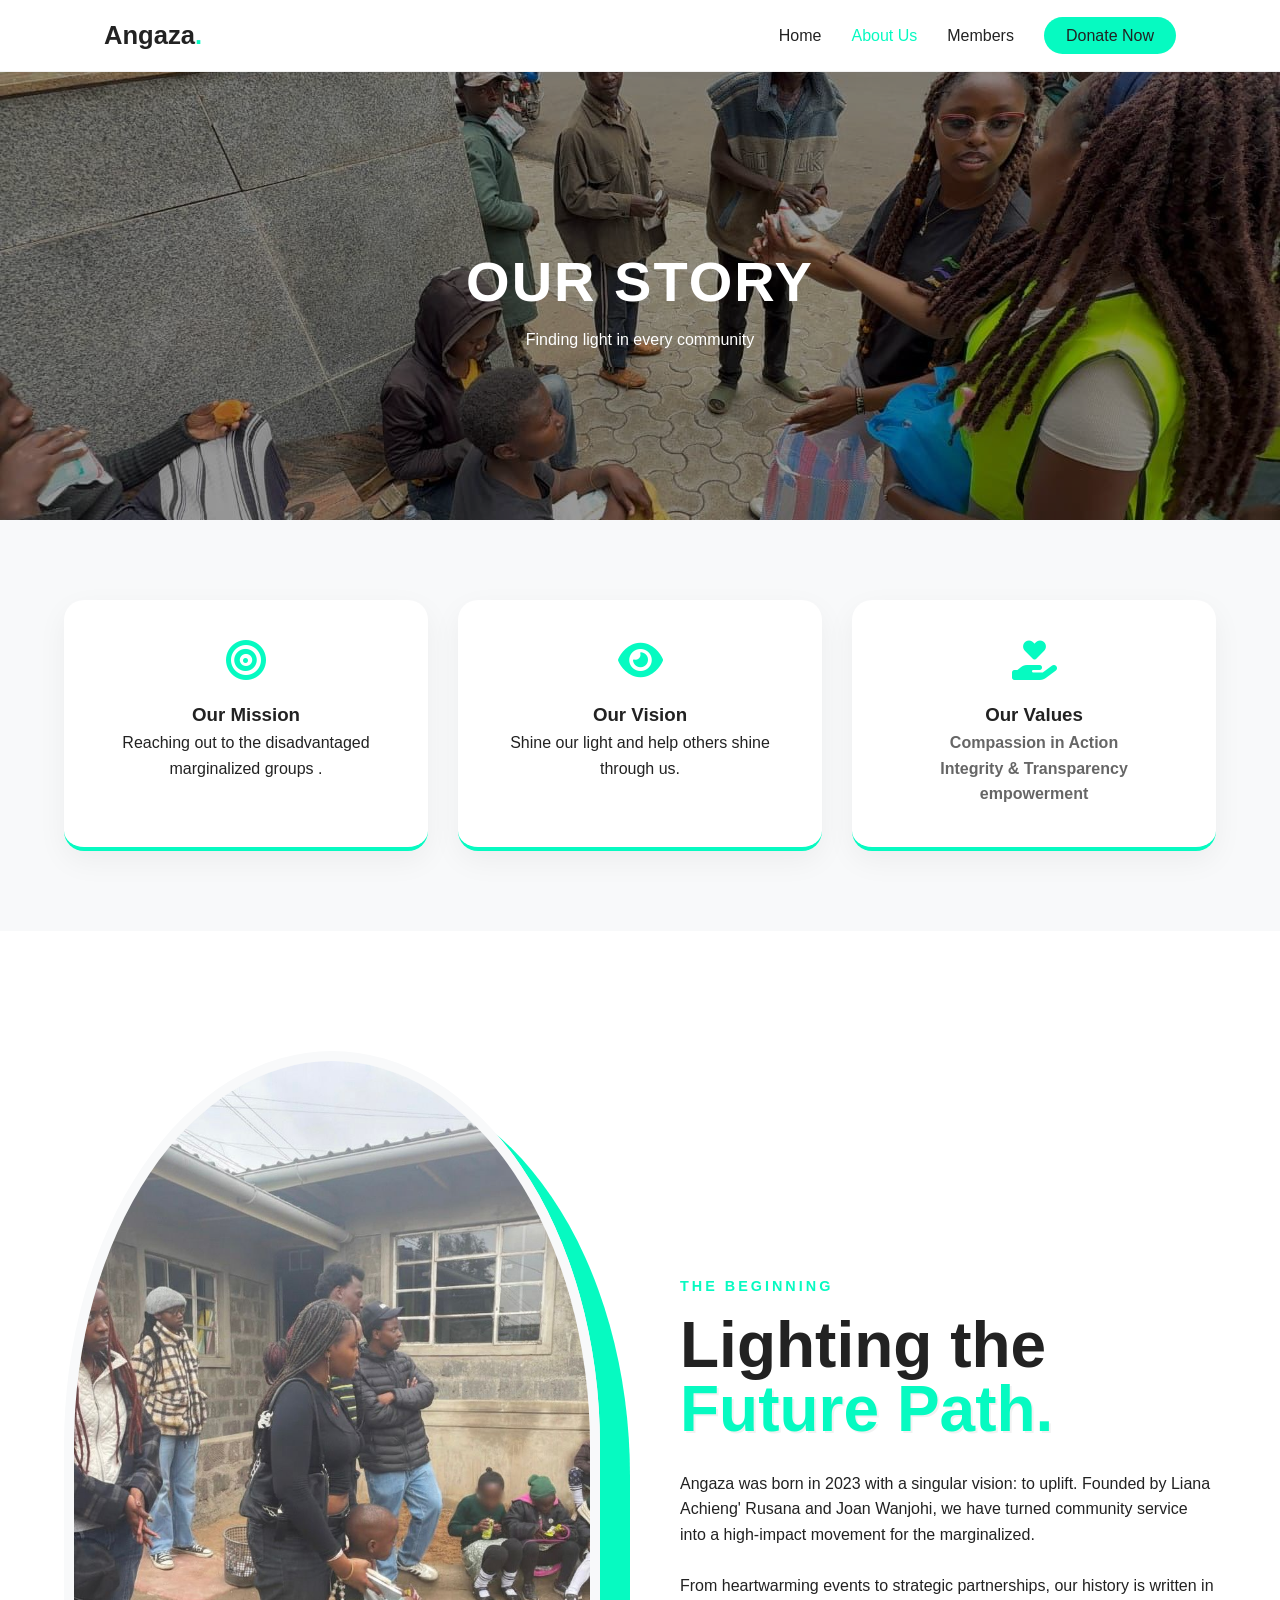
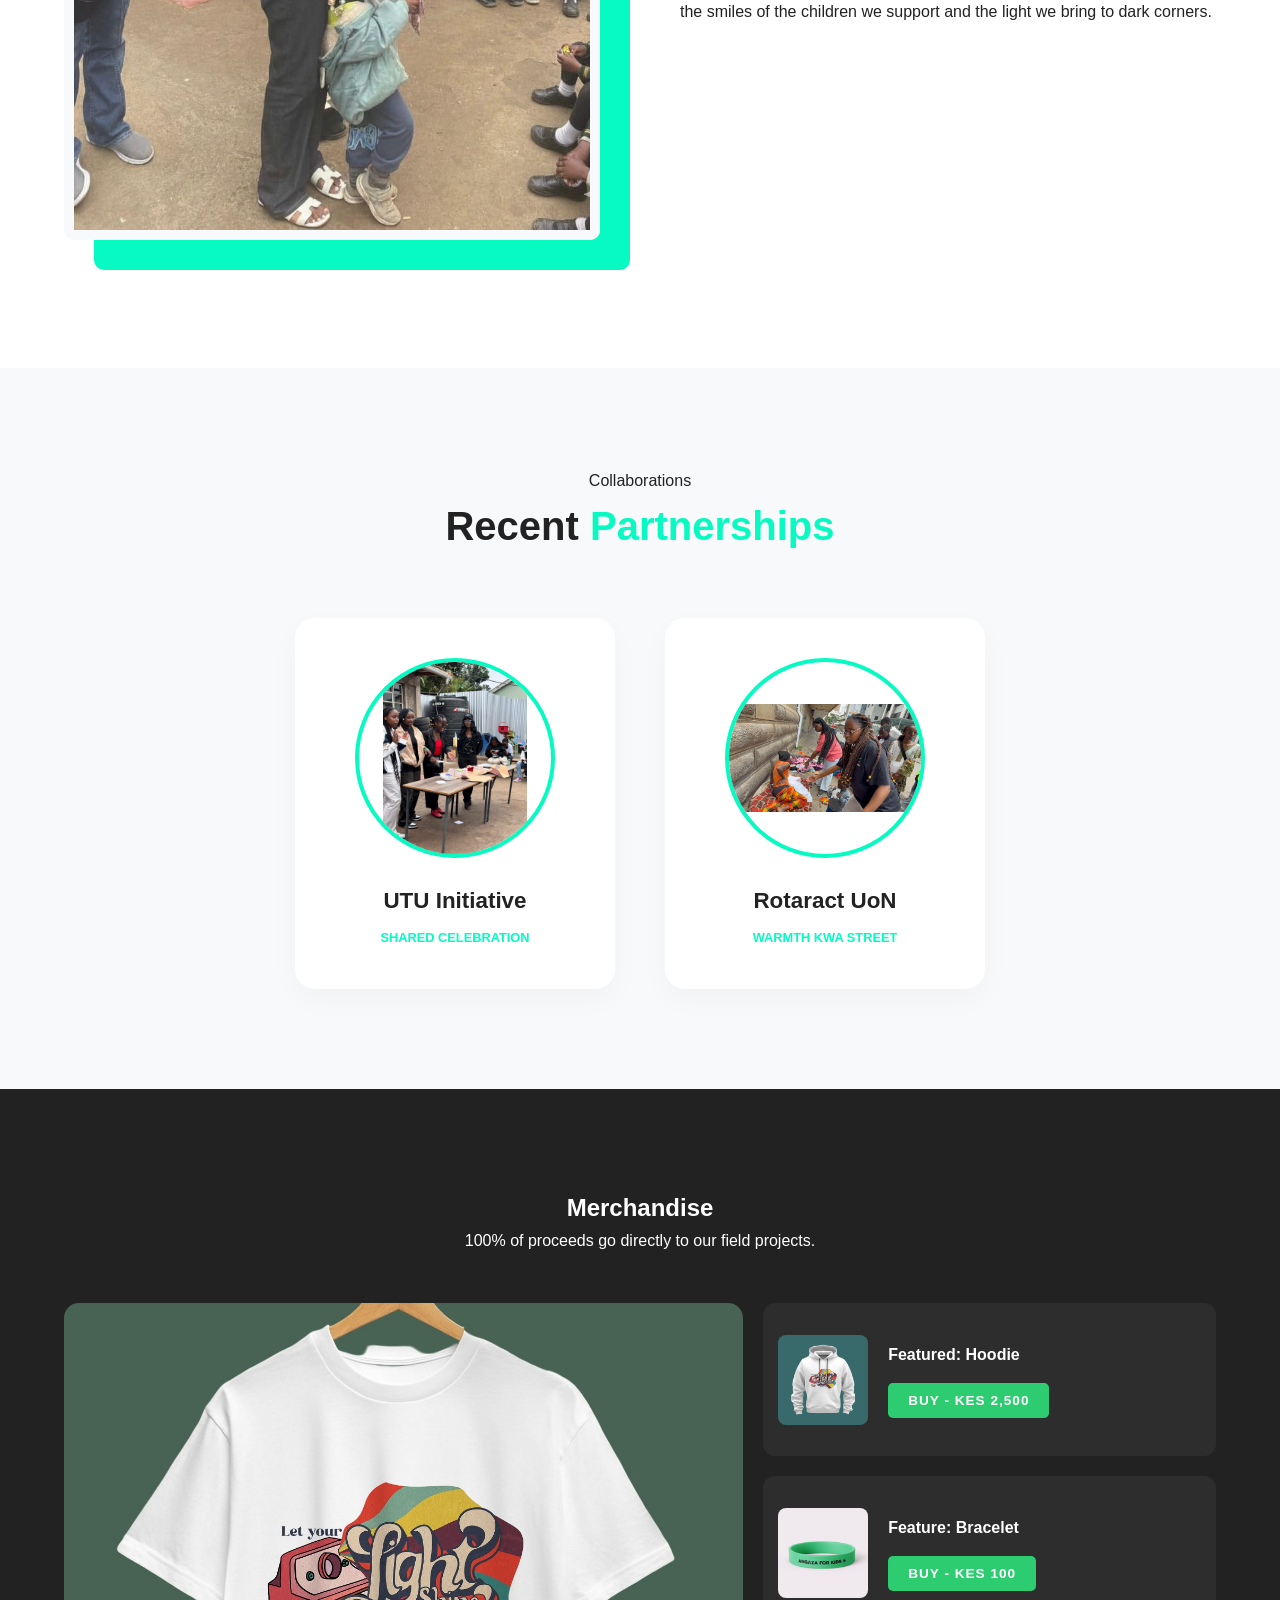
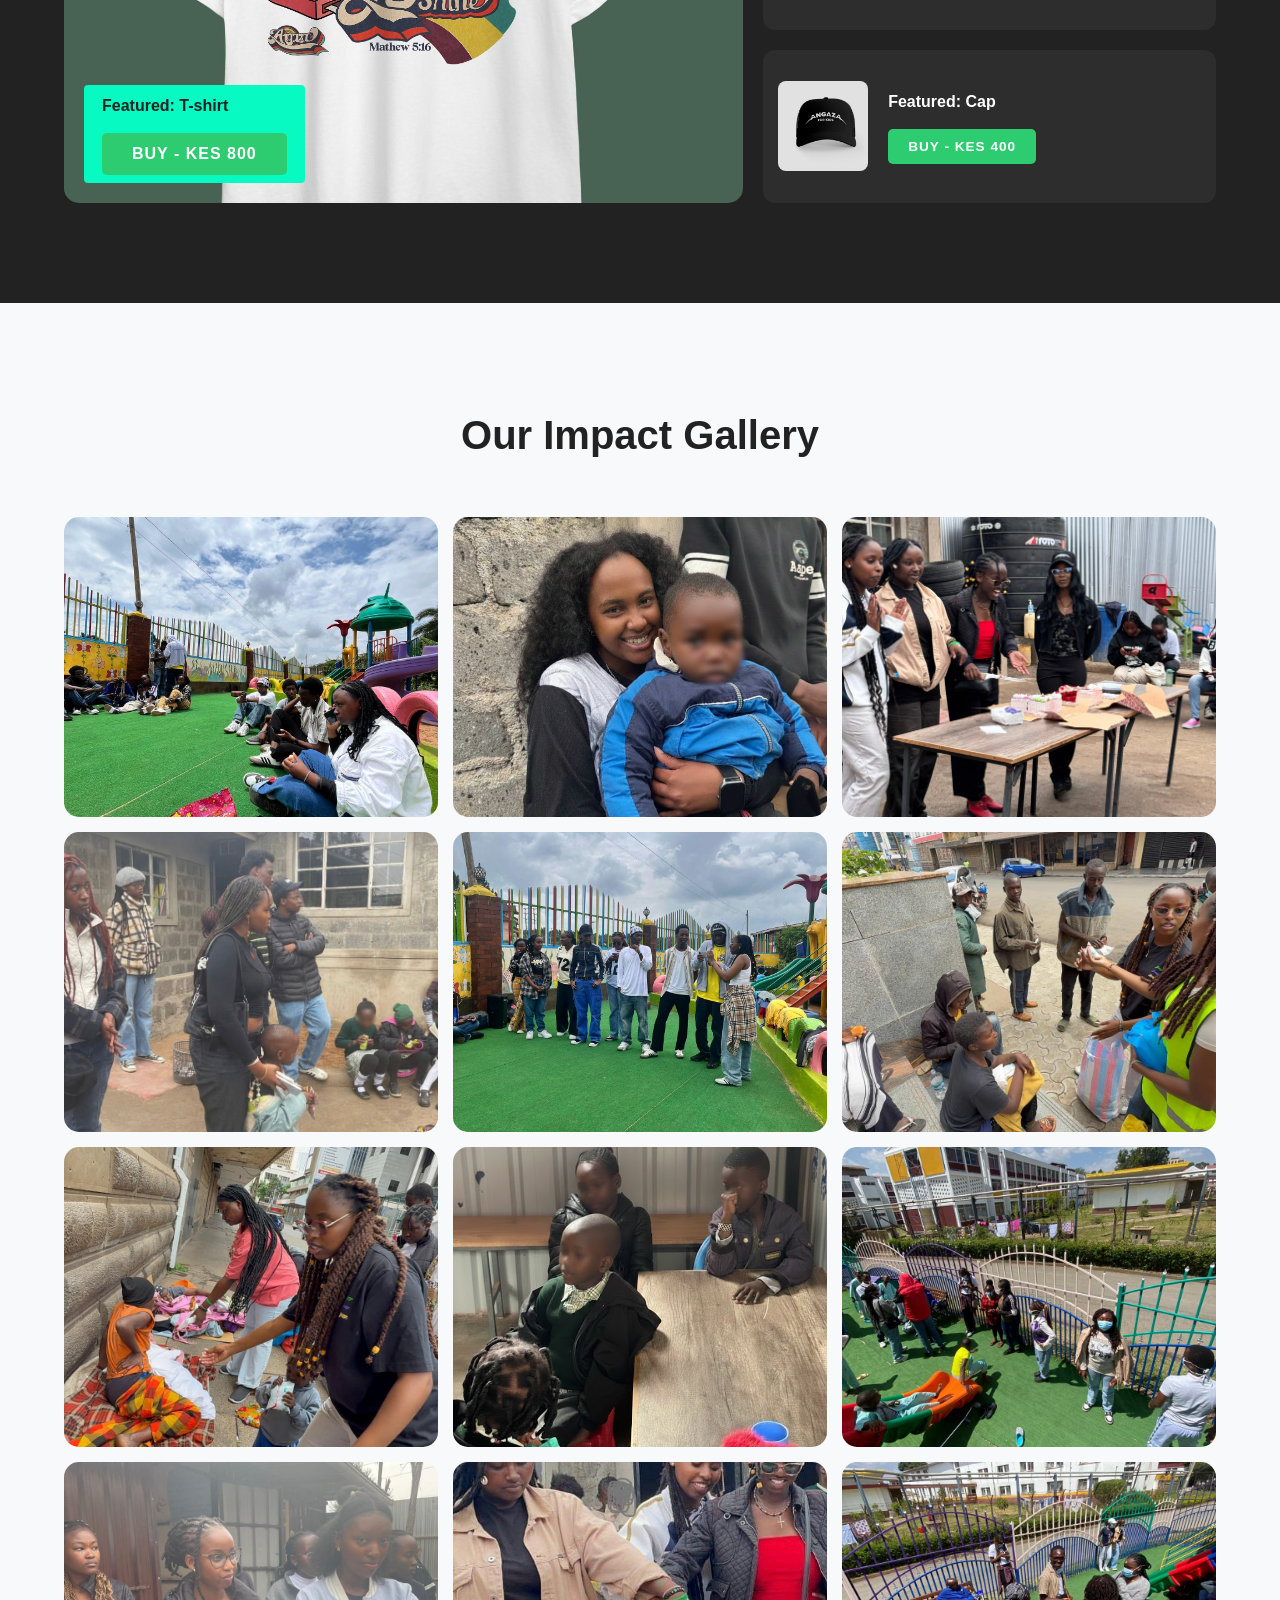
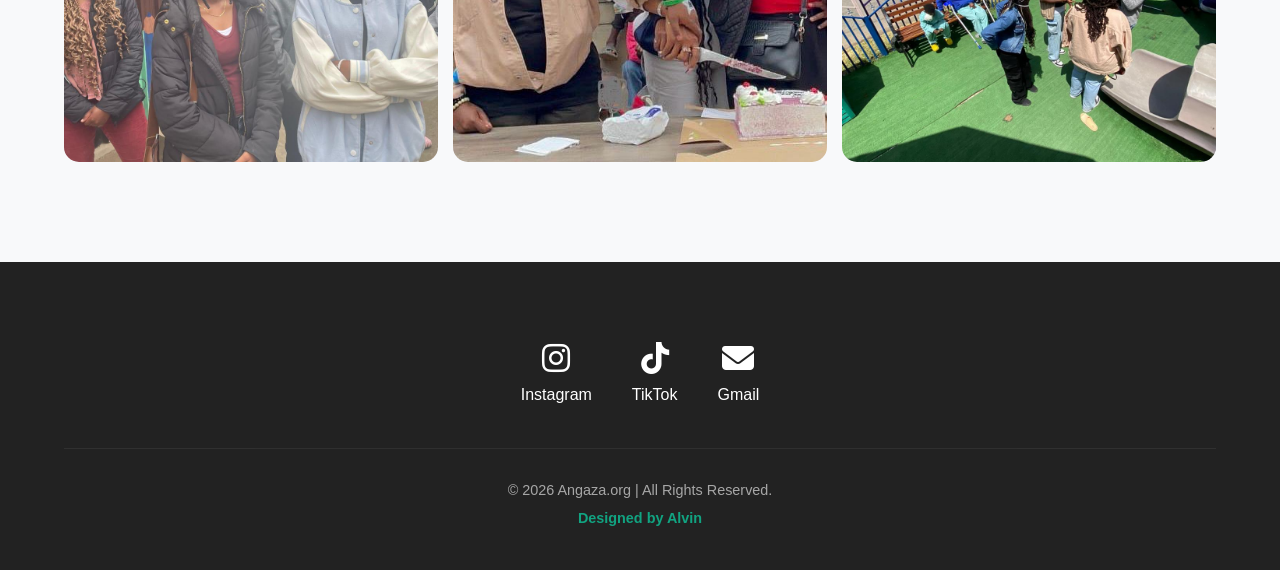
<file: about.html>
<!DOCTYPE html>
<html lang="en">
<head>
    <meta charset="UTF-8">
    <meta name="viewport" content="width=device-width, initial-scale=1.0">
    <title>Angaza | About Us</title>
    <link rel="stylesheet" href="about.css">
    <link rel="stylesheet" href="https://cdnjs.cloudflare.com/ajax/libs/font-awesome/6.5.1/css/all.min.css">
</head>
<body>

    <header class="main-header">
        <nav class="navbar">
            <a href="home.html" class="logo">Angaza<span class="dot">.</span></a>
            <ul class="nav-links">
                <li><a href="index.html">Home</a></li>
                <li><a href="about.html" class="active">About Us</a></li>
                <li><a href="members.html">Members</a></li>
                <li><a href="donate.html" target="_blank" class="donate-btn">Donate Now</a></li>
                 </ul>
        </nav>
    </header>

    <section class="top-scrolling-banner about-banner">
        <div class="banner-overlay">
            <div class="banner-content">
                <h1>Our Story</h1>
                <p>Finding light in every community </p>
            </div>
        </div>
    </section>

    <section class="identity-section">
        <div class="identity-grid">
            <div class="identity-card">
                <i class="fas fa-bullseye"></i>
                <h3>Our Mission</h3>
                <p> Reaching out to the disadvantaged marginalized groups .</p>
            </div>
            <div class="identity-card">
                <i class="fas fa-eye"></i>
                <h3>Our Vision</h3>
                <p>Shine our light and help others shine through us.</p>
            </div>
            <div class="identity-card">
                <i class="fas fa-hand-holding-heart"></i>
                <h3>Our Values</h3>
                <ul class="values-list">
                    <li>Compassion in Action</li>
                    <li>Integrity & Transparency</li>
                    <li>empowerment</li>
                </ul>
            </div>
        </div>
    </section>

<section class="history-section">
        <div class="history-container">
            <div class="history-image">
                <img src="his.jpg" alt="Angaza Leadership">
            </div>
            <div class="history-text">
                <span class="welcome-tag">The Beginning</span>
                <h2>Lighting the<br><span>Future Path.</span></h2>
                <p>Angaza was born in 2023 with a singular vision: to uplift. Founded by Liana Achieng' Rusana and Joan Wanjohi, we have turned community service into a high-impact movement for the marginalized.</p>
                <br>
                <p>From heartwarming events to strategic partnerships, our history is written in the smiles of the children we support and the light we bring to dark corners.</p>
            </div>
        </div>
    </section>

    <section class="partners-modern">
        <span class="welcome-tag">Collaborations</span>
        <h2>Recent <span>Partnerships</span></h2>
        
        <div class="partners-grid">
            <div class="partner-card">
                <div class="p-logo-box">
                    <img src="29.jpg" alt="UTU">
                </div>
                <div class="partner-info">
                    <h4>UTU Initiative</h4>
                    <span>Shared Celebration</span>
                </div>
            </div>

            <div class="partner-card">
                <div class="p-logo-box">
                    <img src="25.jpg" alt="Rotaract">
                </div>
                <div class="partner-info">
                    <h4>Rotaract UoN</h4>
                    <span>Warmth Kwa Street</span>
                </div>
            </div>
        </div>
    </section>
       <section class="merch-modern">
        <div class="merch-header">
            <h2>Merchandise</h2>
            <p>100% of proceeds go directly to our field projects.</p>
        </div>
        <div class="merch-layout">
            <div class="merch-featured">
                <img src="34.jpg" alt="Featured T-shirt">
                <div class="m-label">
                    <h4>Featured: T-shirt</h4> 
                    <button class="buy-btn" data-name="Featured T-shirt" data-price="800">Buy - KES 800</button>
                </div>
            </div>

            <div class="merch-sub-grid">
                <div class="m-sub-item">
                    <img src="32.jpg">
                    <div class="m-sub-text">
                        <h4>Featured: Hoodie</h4>
                        <button class="buy-btn" data-name="Angaza Hoodie" data-price="2500">Buy - KES 2,500</button>
                    </div>
                </div>

                <div class="m-sub-item">
                    <img src="33.jpg">
                    <div class="m-sub-text">
                        <h4>Feature: Bracelet</h4>
                        <button class="buy-btn" data-name="Bracelet" data-price="100">Buy - KES 100</button>
                    </div>
                </div>

                <div class="m-sub-item">
                    <img src="31.jpg">
                    <div class="m-sub-text">
                        <h4>Featured: Cap</h4>
                        <button class="buy-btn" data-name="Official Cap" data-price="400">Buy - KES 400</button>
                    </div>
                </div>
            </div>
        </div>
    </section>
    <section class="gallery-section" style="background: var(--light-grey);">
        <h2 class="gallery-heading">Our Impact Gallery</h2>
        <div class="photo-grid">
            <div class="gallery-item"><img src="2.jpg"></div>
            <div class="gallery-item"><img src="37.jpg"></div>
            <div class="gallery-item"><img src="29.jpg"></div>
            <div class="gallery-item"><img src="his.jpg"></div>
            <div class="gallery-item"><img src="8.jpg"></div>
            <div class="gallery-item"><img src="22.jpg"></div>
            <div class="gallery-item"><img src="25.jpg"></div>
            <div class="gallery-item"><img src="38.jpg"></div>
            <div class="gallery-item"><img src="30.jpg"></div>
            <div class="gallery-item"><img src="16.jpg"></div>
            <div class="gallery-item"><img src="5.jpg"></div>
            <div class="gallery-item"><img src="36.jpg"></div>
        </div>
    </section>

    <footer class="main-footer">
    <div class="footer-content">
        <div class="footer-social-grid">
            <a href="https://www.instagram.com/angaza.org_?utm_source=ig_web_button_share_sheet&igsh=ZDNlZDc0MzIxNw==" target="_blank" class="social-box">
                <i class="fab fa-instagram"></i>
                <span>Instagram</span>
            </a>
            <a href="https://www.tiktok.com/@angaza.org?is_from_webapp=1&sender_device=pc" target="_blank" class="social-box">
                <i class="fab fa-tiktok"></i>
                <span>TikTok</span>
            </a>
            <a href="https://accounts.google.com/SignOutOptions?hl=en&continue=https://mail.google.com/mail/&service=mail&ec=GBRAFw" class="social-box">
                <i class="fas fa-envelope"></i>
                <span>Gmail</span>
            </a>
        </div>
        
        <div class="footer-bottom">
            <p>&copy; 2026 Angaza.org | All Rights Reserved.</p>
            <p class="designer-credit">Designed by Alvin</p>
        </div>
    </div>
</footer>

    <script>
        document.querySelectorAll('.buy-btn').forEach(button => {
            button.addEventListener('click', () => {
                const name = button.getAttribute('data-name');
                const price = button.getAttribute('data-price');
                // Redirects to your checkout file
                window.location.href = `checkout.html?item=${encodeURIComponent(name)}&price=${price}`;
            });
        });
    </script>
</body>
</html>
</file>
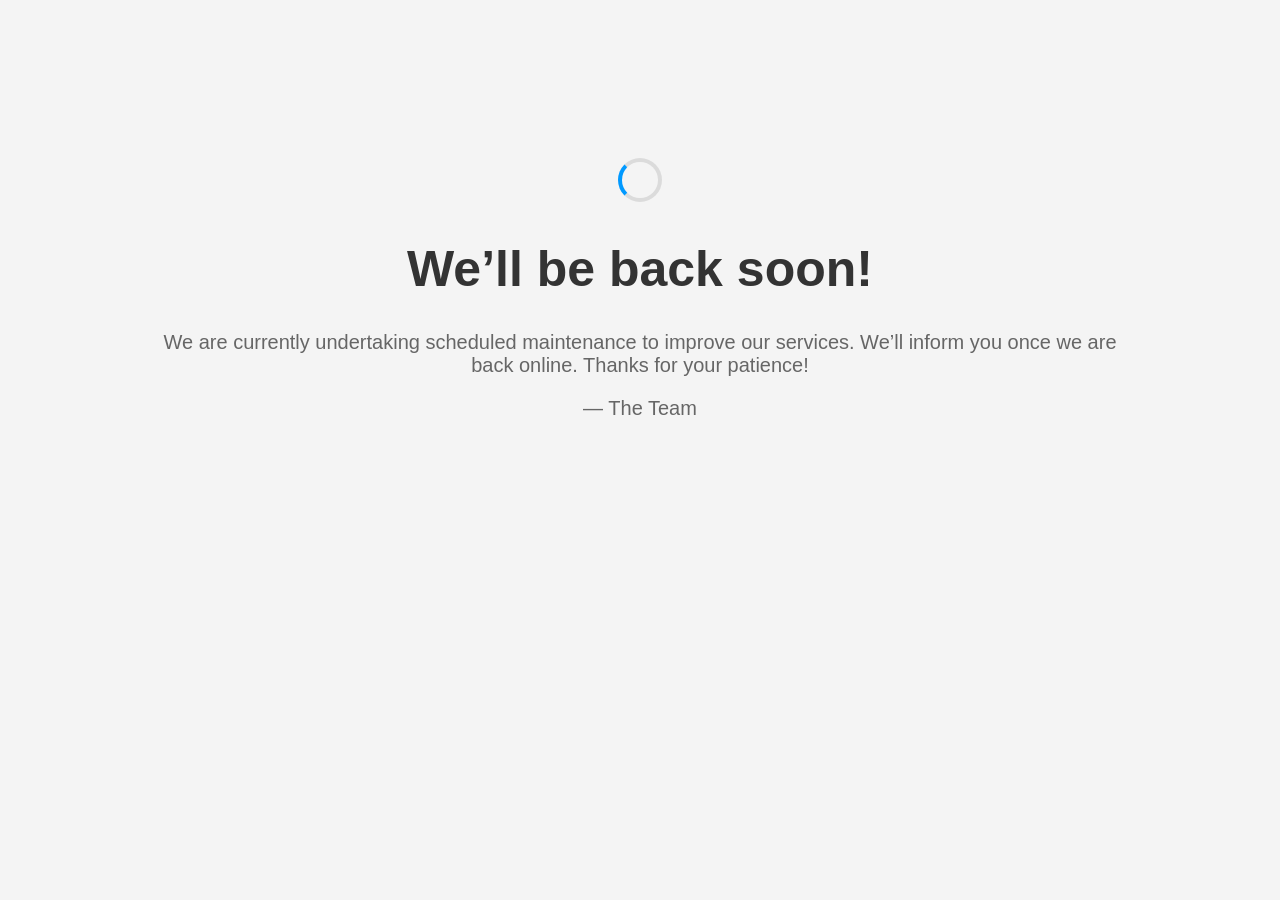
<file: donate.html>
<!DOCTYPE html>
<html>
<head>
    <title>Maintenance in Progress</title>
    <style>
        body { text-align: center; padding: 150px; font-family: sans-serif; background-color: #f4f4f4; }
        h1 { font-size: 50px; color: #333; }
        p { font-size: 20px; color: #666; }
        .spinner { border: 4px solid rgba(0,0,0,.1); width: 36px; height: 36px; border-radius: 50%; border-left-color: #09f; animation: spin 1s linear infinite; display: inline-block; }
        @keyframes spin { to { transform: rotate(360deg); } }
    </style>
</head>
<body>
    <div class="spinner"></div>
    <h1>We&rsquo;ll be back soon!</h1>
    <div>
        <p>We are currently undertaking scheduled maintenance to improve our services. We&rsquo;ll inform you once we are back online. Thanks for your patience!</p>
        <p>&mdash; The Team</p>
    </div>
</body>
</html>
</file>
<file: about.css>
/* ==========================================================================
   1. CORE VARIABLES & SETUP
   ========================================================================== */
:root {
    --primary: #06fac1;
    --accent: #ffcc00;
    --dark: #222222;
    --light-grey: #f8f9fa;
    --white: #ffffff;
    --transition: all 0.4s cubic-bezier(0.165, 0.84, 0.44, 1);
}

* { margin: 0; padding: 0; box-sizing: border-box; }
html { scroll-behavior: smooth; }
body { font-family: 'Segoe UI', Roboto, sans-serif; color: var(--dark); line-height: 1.6; }

/* NAVBAR */
.main-header { position: fixed; top: 0; width: 100%; z-index: 1000; background: rgba(255, 255, 255, 0.98); backdrop-filter: blur(10px); border-bottom: 1px solid rgba(0,0,0,0.05); }
.navbar { display: flex; justify-content: space-between; align-items: center; max-width: 1200px; margin: 0 auto; padding: 15px 5%; }
.logo { font-size: 1.6rem; font-weight: 800; text-decoration: none; color: var(--dark); }
.logo .dot { color: var(--primary); }
.nav-links { display: flex; list-style: none; gap: 30px; align-items: center; }
.nav-links a { text-decoration: none; color: var(--dark); font-weight: 500; transition: var(--transition); }
.nav-links a:hover, .nav-links a.active { color: var(--primary); }
.donate-btn { background: var(--primary); padding: 10px 22px; border-radius: 50px; color: var(--dark) !important; font-weight: 700; }

/* BANNERS */
.top-scrolling-banner { width: 100%; height: 450px; background: url('22.jpg') center/cover no-repeat; margin-top: 70px; position: relative; }
.banner-overlay { position: absolute; inset: 0; background: rgba(0,0,0,0.4); display: flex; align-items: center; justify-content: center; color: white; text-align: center; }
.banner-content h1 { font-size: 3.5rem; text-transform: uppercase; letter-spacing: 2px; }

/* IDENTITY SECTION (About Cards) */
.identity-section { padding: 80px 5%; background: var(--light-grey); }
.identity-grid { display: grid; grid-template-columns: repeat(3, 1fr); gap: 30px; max-width: 1200px; margin: 0 auto; }
.identity-card { background: white; padding: 40px; border-radius: 20px; text-align: center; box-shadow: 0 10px 30px rgba(0,0,0,0.05); border-bottom: 4px solid var(--primary); transition: var(--transition); }
.identity-card:hover { transform: translateY(-10px); }
.identity-card i { font-size: 2.5rem; color: var(--primary); margin-bottom: 20px; }
.values-list { list-style: none; font-weight: 600; color: #666; }

/* ==========================================================================
   MODERN HIGH-END HISTORY (The Glow-up)
   ========================================================================== */
.history-section { 
    padding: 120px 5%; 
    background: #ffffff;
    position: relative;
}

.history-container { 
    display: flex;
    align-items: center;
    max-width: 1200px;
    margin: 0 auto;
    gap: 80px;
}

.history-text { flex: 1; }

/* Bold Color Typography */
.history-text .welcome-tag {
    color: var(--primary);
    font-weight: 800;
    text-transform: uppercase;
    letter-spacing: 3px;
    font-size: 0.9rem;
    margin-bottom: 15px;
    display: block;
}

.history-text h2 {
    font-size: 4rem;
    line-height: 1;
    font-weight: 900;
    color: var(--dark);
    margin-bottom: 30px;
}

/* Adding the pop back to the text */
.history-text h2 span {
    color: var(--primary);
    text-shadow: 2px 2px 0px rgba(0,0,0,0.05);
}

.history-image { flex: 1; position: relative; }

/* The Modern Arch-Circle Mix */
.history-image img { 
    width: 100%;
    border-radius: 50% 50% 10px 10px; /* Modern "Tombstone" shape */
    border: 10px solid var(--light-grey);
    box-shadow: 30px 30px 0px var(--primary); /* High-end design offset */
}

/* ==========================================================================
   HIGH-END PARTNERSHIPS (Perfect Circles)
   ========================================================================== */
.partners-modern {
    padding: 100px 5%;
    background: var(--light-grey);
    text-align: center;
}

.partners-modern h2 {
    font-size: 2.5rem;
    font-weight: 800;
    margin-bottom: 60px;
    color: var(--dark);
}

.partners-modern h2 span { color: var(--primary); }

.partners-grid {
    display: flex;
    justify-content: center;
    gap: 50px;
    flex-wrap: wrap;
}

.partner-card {
    background: var(--white);
    padding: 40px;
    border-radius: 20px;
    width: 320px;
    transition: var(--transition);
    box-shadow: 0 10px 30px rgba(0,0,0,0.03);
}

/* THE PERFECT CIRCLE LOGO BOX */
.p-logo-box {
    width: 180px;
    height: 180px;
    margin: 0 auto 25px;
    border-radius: 50%; /* Pure Circle */
    border: 4px solid var(--primary);
    overflow: hidden; /* Clips image to circle */
    background: var(--white);
    display: flex;
    align-items: center;
    justify-content: center;
}

.p-logo-box img {
    width: 100%;
    height: 100%;
    /* 'cover' makes the photo fill the circle completely without white gaps */
    object-fit: cover; 
    transition: var(--transition);
}

.partner-card:hover {
    transform: translateY(-15px);
    box-shadow: 0 20px 40px rgba(6, 250, 193, 0.2);
}

.partner-card:hover img {
    transform: scale(1.1);
}

.partner-info h4 {
    font-size: 1.4rem;
    color: var(--dark);
    margin-bottom: 5px;
}

.partner-info span {
    color: var(--primary);
    font-weight: 700;
    font-size: 0.8rem;
    text-transform: uppercase;
}
/* MERCHANDISE (Asymmetrical Grid) */
.merch-modern { padding: 100px 5%; background: var(--dark); color: white; }
.merch-header { text-align: center; margin-bottom: 50px; }
.merch-layout { display: grid; grid-template-columns: 1.5fr 1fr; gap: 20px; max-width: 1200px; margin: 0 auto; }
.merch-featured { position: relative; height: 500px; border-radius: 15px; overflow: hidden; }
.merch-featured img { width: 100%; height: 100%; object-fit: cover; }
.m-label { position: absolute; bottom: 20px; left: 20px; background: var(--primary); color: var(--dark); padding: 8px 18px; font-weight: 800; border-radius: 4px; }
.merch-sub-grid { display: grid; gap: 20px; }
.m-sub-item { display: flex; align-items: center; gap: 20px; background: rgba(255,255,255,0.05); padding: 15px; border-radius: 12px; }
.m-sub-item img { width: 90px; height: 90px; border-radius: 8px; object-fit: cover; }

/* GALLERY */
.gallery-section { padding: 100px 5%; }
.gallery-heading { text-align: center; margin-bottom: 50px; font-size: 2.5rem; }
.photo-grid { display: grid; grid-template-columns: repeat(auto-fit, minmax(280px, 1fr)); gap: 15px; }
.gallery-item { height: 300px; border-radius: 15px; overflow: hidden; }
.gallery-item img { width: 100%; height: 100%; object-fit: cover; transition: var(--transition); }
.gallery-item:hover img { transform: scale(1.1); }

/* FOOTER */
.main-footer { padding: 80px 5% 40px; background: var(--dark); color: white; text-align: center; }
.footer-social-grid { display: flex; justify-content: center; gap: 40px; margin-bottom: 40px; }
.social-box { display: flex; flex-direction: column; align-items: center; text-decoration: none; color: white; transition: var(--transition); }
.social-box i { font-size: 2rem; margin-bottom: 8px; }
.social-box:hover { color: var(--primary); transform: translateY(-5px); }
.footer-bottom { border-top: 1px solid rgba(255,255,255,0.1); padding-top: 30px; opacity: 0.6; font-size: 0.9rem; }
.designer-credit { color: var(--primary); font-weight: 700; margin-top: 5px; }

/* MOBILE RESPONSIVE */
@media (max-width: 992px) {
    .identity-grid, .history-container, .merch-layout { grid-template-columns: 1fr; }
    .history-container { flex-direction: column; text-align: center; }
    .banner-content h1 { font-size: 2.5rem; }
}
/* Style for the Buy Buttons */
.buy-btn {
    background-color: #2ecc71; /* A "Success" Green or use your brand color */
    color: white;
    border: none;
    padding: 10px 20px;
    margin-top: 15px;
    border-radius: 5px;
    font-weight: 600;
    cursor: pointer;
    transition: all 0.3s ease;
    width: 100%; /* Makes it easy to tap on mobile */
    text-transform: uppercase;
    font-size: 0.85rem;
    letter-spacing: 1px;
}

.buy-btn:hover {
    background-color: #27ae60;
    transform: translateY(-2px);
    box-shadow: 0 4px 8px rgba(0,0,0,0.1);
}

.buy-btn:active {
    transform: translateY(0);
}

/* Specific adjustment for the featured item button */
.merch-featured .buy-btn {
    width: auto;
    padding: 12px 30px;
    font-size: 1rem;
}
/* 1. Ensure the box is a perfect square */
.p-logo-box {
    width: 200px; /* Set your desired size */
    height: 200px; /* Must match width for a square */
    margin-bottom: 25px;
    display: flex;
    align-items: center;
    justify-content: center;
    overflow: hidden; /* Prevents large images from leaking out */
    background: transparent; /* Keeping it clean as you requested */
}

/* 2. Force the image to fit the container without stretching */
.p-logo-box img {
    width: 100%;
    height: 100%;
    /* This is the magic property: it forces the image to fill the 200x200 space 
       without losing its proportions (no stretching!) */
    object-fit: contain; 
    transition: var(--transition);
}
</file>
